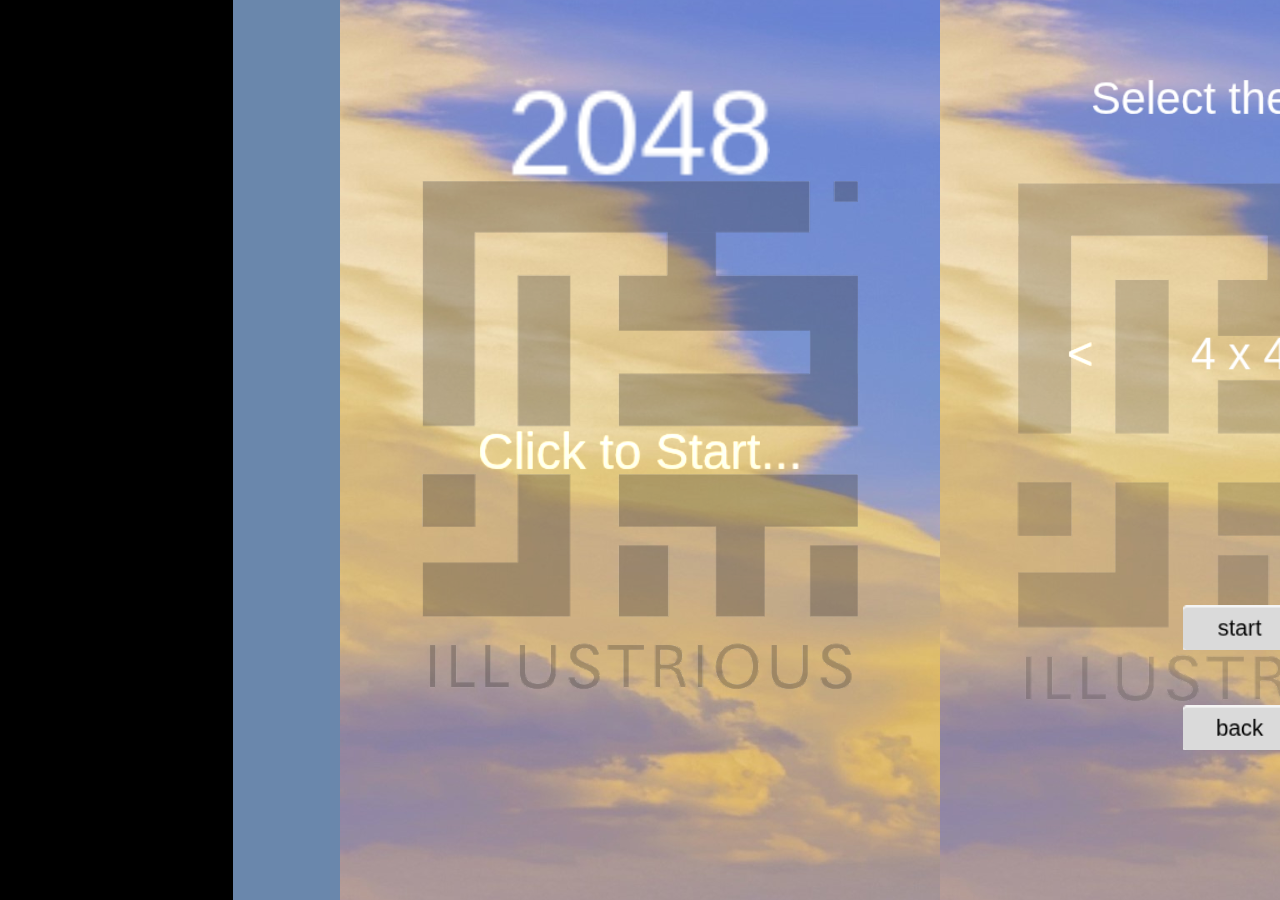
<file: 2048/index.html>
<!DOCTYPE html>
<html>
<head>
  <meta charset="utf-8">

  <title>Cocos Creator | 2048</title>

  <!--http://www.html5rocks.com/en/mobile/mobifying/-->
  <meta name="viewport"
        content="width=device-width,user-scalable=no,initial-scale=1, minimum-scale=1,maximum-scale=1"/>

  <!--https://developer.apple.com/library/safari/documentation/AppleApplications/Reference/SafariHTMLRef/Articles/MetaTags.html-->
  <meta name="apple-mobile-web-app-capable" content="yes">
  <meta name="apple-mobile-web-app-status-bar-style" content="black-translucent">
  <meta name="format-detection" content="telephone=no">

  <!-- force webkit on 360 -->
  <meta name="renderer" content="webkit"/>
  <meta name="force-rendering" content="webkit"/>
  <!-- force edge on IE -->
  <meta http-equiv="X-UA-Compatible" content="IE=edge,chrome=1"/>
  <meta name="msapplication-tap-highlight" content="no">

  <!-- force full screen on some browser -->
  <meta name="full-screen" content="yes"/>
  <meta name="x5-fullscreen" content="true"/>
  <meta name="360-fullscreen" content="true"/>
  
  <!-- force screen orientation on some browser -->
  <meta name="screen-orientation" content="portrait"/>
  <meta name="x5-orientation" content="portrait">

  <!--fix fireball/issues/3568 -->
  <!--<meta name="browsermode" content="application">-->
  <meta name="x5-page-mode" content="app">

  <!--<link rel="apple-touch-icon" href=".png" />-->
  <!--<link rel="apple-touch-icon-precomposed" href=".png" />-->

  <link rel="stylesheet" type="text/css" href="style-mobile.css"/>
  <link rel="icon" href="favicon.ico"/>
</head>
<body>
  <canvas id="GameCanvas" oncontextmenu="event.preventDefault()" tabindex="0"></canvas>
  <div id="splash">
    <div class="progress-bar stripes">
      <span style="width: 0%"></span>
    </div>
  </div>

<script src="src/settings.js" charset="utf-8"></script>

<script src="main.js" charset="utf-8"></script>

<script type="text/javascript">
(function () {
    // open web debugger console
    if (typeof VConsole !== 'undefined') {
        window.vConsole = new VConsole();
    }

    var debug = window._CCSettings.debug;
    var splash = document.getElementById('splash');
    splash.style.display = 'block';

    function loadScript (moduleName, cb) {
      function scriptLoaded () {
          document.body.removeChild(domScript);
          domScript.removeEventListener('load', scriptLoaded, false);
          cb && cb();
      };
      var domScript = document.createElement('script');
      domScript.async = true;
      domScript.src = moduleName;
      domScript.addEventListener('load', scriptLoaded, false);
      document.body.appendChild(domScript);
    }

    loadScript(debug ? 'cocos2d-js.js' : 'cocos2d-js-min.js', function () {
      if (CC_PHYSICS_BUILTIN || CC_PHYSICS_CANNON) {
        loadScript(debug ? 'physics.js' : 'physics-min.js', window.boot);
      }
      else {
        window.boot();
      }
    });
})();
</script>
</body>
</html>
</file>
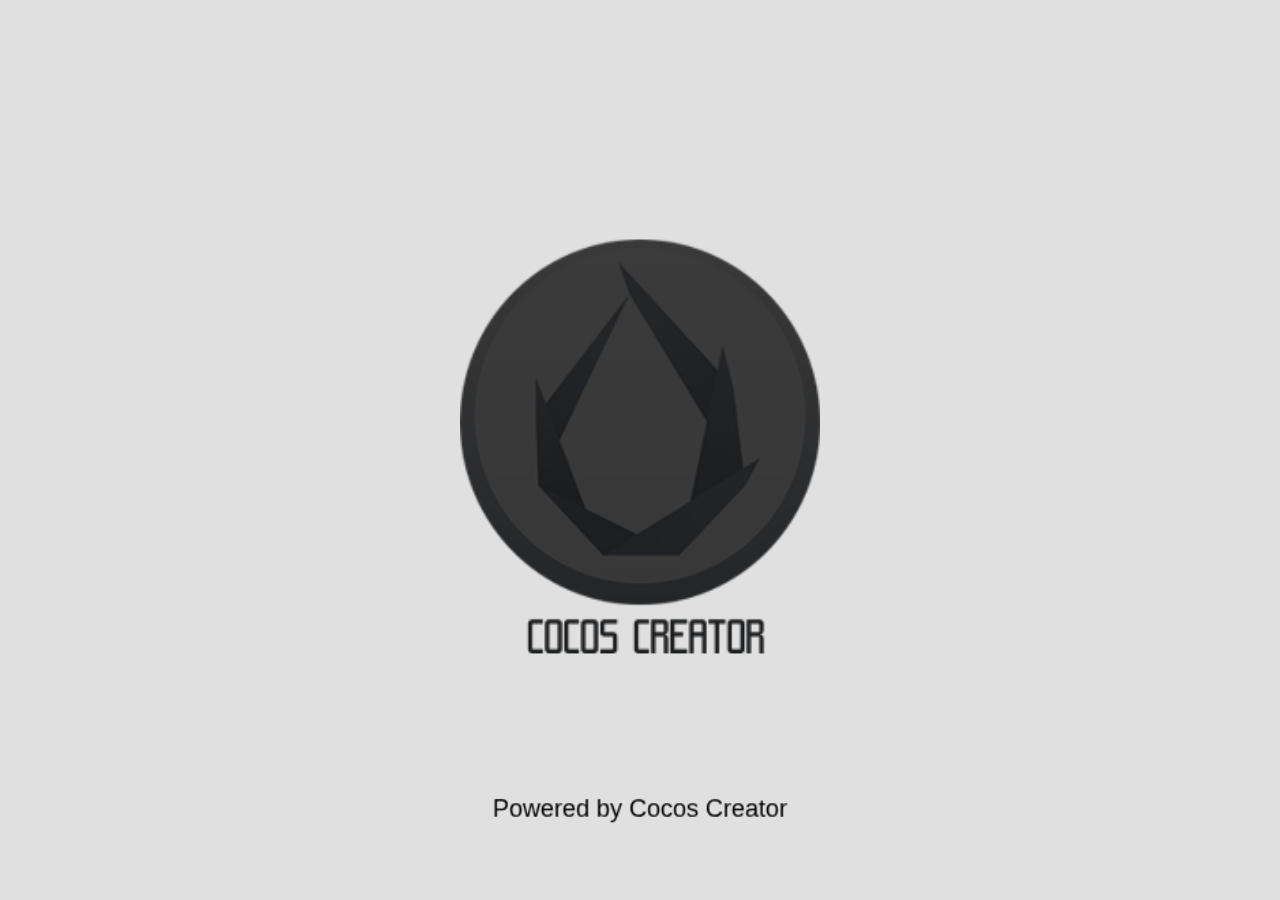
<file: jump-ball-3d/index.html>
<!DOCTYPE html>
<html>
<head>
  <meta charset="utf-8">

  <title>Cocos Creator | jump ball</title>

  <!--http://www.html5rocks.com/en/mobile/mobifying/-->
  <meta name="viewport"
        content="width=device-width,user-scalable=no,initial-scale=1, minimum-scale=1,maximum-scale=1"/>

  <!--https://developer.apple.com/library/safari/documentation/AppleApplications/Reference/SafariHTMLRef/Articles/MetaTags.html-->
  <meta name="apple-mobile-web-app-capable" content="yes">
  <meta name="apple-mobile-web-app-status-bar-style" content="black-translucent">
  <meta name="format-detection" content="telephone=no">

  <!-- force webkit on 360 -->
  <meta name="renderer" content="webkit"/>
  <meta name="force-rendering" content="webkit"/>
  <!-- force edge on IE -->
  <meta http-equiv="X-UA-Compatible" content="IE=edge,chrome=1"/>
  <meta name="msapplication-tap-highlight" content="no">

  <!-- force full screen on some browser -->
  <meta name="full-screen" content="yes"/>
  <meta name="x5-fullscreen" content="true"/>
  <meta name="360-fullscreen" content="true"/>
  
  <!-- force screen orientation on some browser -->
  <meta name="screen-orientation" content="auto"/>
  <meta name="x5-orientation" content="auto">

  <!--fix fireball/issues/3568 -->
  <!--<meta name="browsermode" content="application">-->
  <meta name="x5-page-mode" content="app">

  <!--<link rel="apple-touch-icon" href=".png" />-->
  <!--<link rel="apple-touch-icon-precomposed" href=".png" />-->

  <link rel="stylesheet" type="text/css" href="style.css"/>

</head>
<body>
  <canvas id="GameCanvas" oncontextmenu="event.preventDefault()" tabindex="0"></canvas>
  
<!-- Polyfills bundle. -->
<script src="src/polyfills.bundle.js" charset="utf-8"> </script>

<!-- SystemJS support. -->
<script src="src/system.bundle.js" charset="utf-8"> </script>

<!-- Import map -->
<script src="src/import-map.json" type="systemjs-importmap" charset="utf-8"> </script>

<script>
    System.import('./index.ba627.js').catch(function(err) { console.error(err); })
</script>

</body>
</html>
</file>
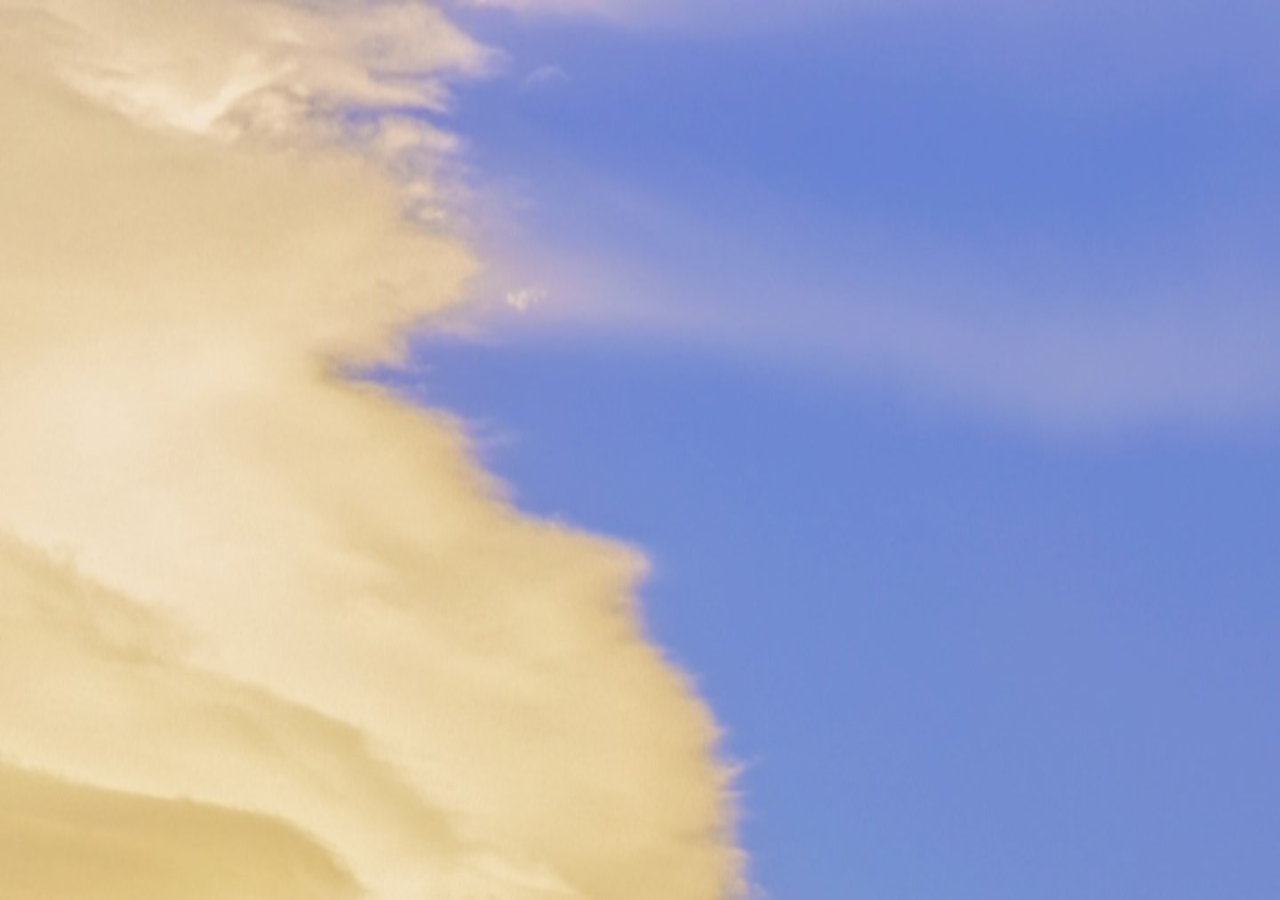
<file: jump/index.html>
<!DOCTYPE HTML>
<html>

<head>
    <meta charset="utf-8">
    <title>Egret</title>
    <meta name="viewport" content="width=device-width,initial-scale=1, minimum-scale=1, maximum-scale=1, user-scalable=no" />
    <meta name="apple-mobile-web-app-capable" content="yes" />
    <meta name="full-screen" content="true" />
    <meta name="screen-orientation" content="portrait" />
    <meta name="x5-fullscreen" content="true" />
    <meta name="360-fullscreen" content="true" />
    <style>
        html, body {
            -ms-touch-action: none;
            background: #888888;
            padding: 0;
            border: 0;
            margin: 0;
            height: 100%;
        }
    </style>
</head>

<body>
    <div style="margin: auto;width: 100%;height: 100%;" class="egret-player"
         data-entry-class="Main"
         data-orientation="auto"
         data-scale-mode="fixedWidth"
         data-frame-rate="30"
         data-content-width="640"
         data-content-height="1136"
         data-show-paint-rect="false"
         data-multi-fingered="2"
         data-show-fps="false" data-show-log="false"
         data-show-fps-style="x:0,y:0,size:12,textColor:0xffffff,bgAlpha:0.9">
    </div>
<script>
    var loadScript = function (list, callback) {
        var loaded = 0;
        var loadNext = function () {
            loadSingleScript(list[loaded], function () {
                loaded++;
                if (loaded >= list.length) {
                    callback();
                }
                else {
                    loadNext();
                }
            })
        };
        loadNext();
    };

    var loadSingleScript = function (src, callback) {
        var s = document.createElement('script');
        s.async = false;
        s.src = src;
        s.addEventListener('load', function () {
            s.parentNode.removeChild(s);
            s.removeEventListener('load', arguments.callee, false);
            callback();
        }, false);
        document.body.appendChild(s);
    };

    var xhr = new XMLHttpRequest();
    xhr.open('GET', './manifest.json?v=' + Math.random(), true);
    xhr.addEventListener("load", function () {
        var manifest = JSON.parse(xhr.response);
        var list = manifest.initial.concat(manifest.game);
        loadScript(list, function () {
            /**
             * {
             * "renderMode":, //Engine rendering mode, "canvas" or "webgl"
             * "audioType": 0 //Use the audio type, 0: default, 2: web audio, 3: audio
             * "antialias": //Whether the anti-aliasing is enabled in WebGL mode, true: on, false: off, defaults to false
             * "calculateCanvasScaleFactor": //a function return canvas scale factor
             * }
             **/
            egret.runEgret({ renderMode: "webgl", audioType: 0, calculateCanvasScaleFactor:function(context) {
                var backingStore = context.backingStorePixelRatio ||
                    context.webkitBackingStorePixelRatio ||
                    context.mozBackingStorePixelRatio ||
                    context.msBackingStorePixelRatio ||
                    context.oBackingStorePixelRatio ||
                    context.backingStorePixelRatio || 1;
                return (window.devicePixelRatio || 1) / backingStore;
            }});
        });
    });
    xhr.send(null);
</script>
</body>

</html>
</file>
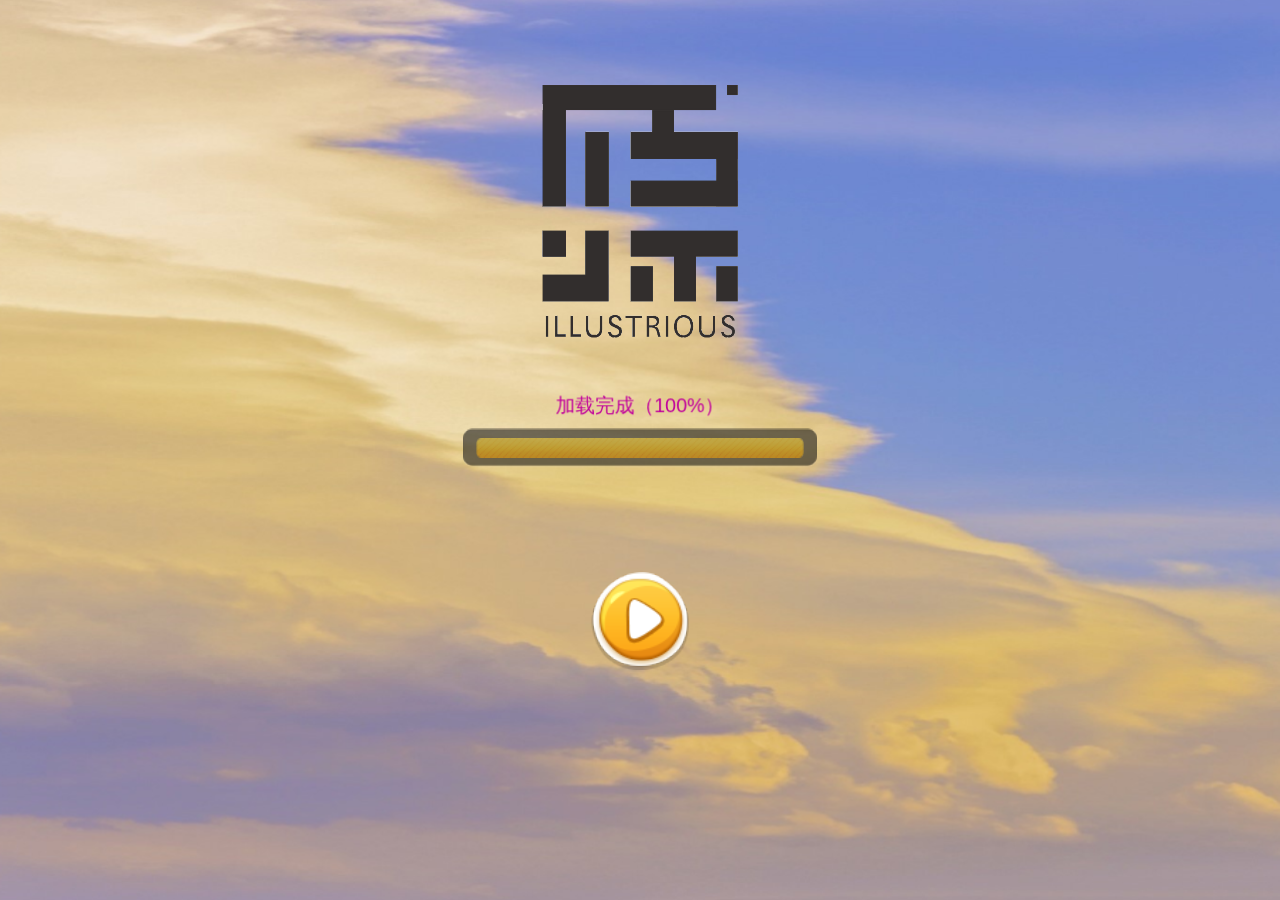
<file: pinball/index.html>
<!DOCTYPE html>
<html>
<head>
  <meta charset="utf-8">

  <title>Cocos Creator | Pinball</title>

  <!--http://www.html5rocks.com/en/mobile/mobifying/-->
  <meta name="viewport"
        content="width=device-width,user-scalable=no,initial-scale=1, minimum-scale=1,maximum-scale=1"/>

  <!--https://developer.apple.com/library/safari/documentation/AppleApplications/Reference/SafariHTMLRef/Articles/MetaTags.html-->
  <meta name="apple-mobile-web-app-capable" content="yes">
  <meta name="apple-mobile-web-app-status-bar-style" content="black-translucent">
  <meta name="format-detection" content="telephone=no">

  <!-- force webkit on 360 -->
  <meta name="renderer" content="webkit"/>
  <meta name="force-rendering" content="webkit"/>
  <!-- force edge on IE -->
  <meta http-equiv="X-UA-Compatible" content="IE=edge,chrome=1"/>
  <meta name="msapplication-tap-highlight" content="no">

  <!-- force full screen on some browser -->
  <meta name="full-screen" content="yes"/>
  <meta name="x5-fullscreen" content="true"/>
  <meta name="360-fullscreen" content="true"/>
  
  <!-- force screen orientation on some browser -->
  <meta name="screen-orientation" content="portrait"/>
  <meta name="x5-orientation" content="portrait">

  <!--fix fireball/issues/3568 -->
  <!--<meta name="browsermode" content="application">-->
  <meta name="x5-page-mode" content="app">

  <!--<link rel="apple-touch-icon" href=".png" />-->
  <!--<link rel="apple-touch-icon-precomposed" href=".png" />-->

  <link rel="stylesheet" type="text/css" href="style-mobile.css"/>
  <link rel="icon" href="favicon.ico"/>
</head>
<body>
  <canvas id="GameCanvas" oncontextmenu="event.preventDefault()" tabindex="0"></canvas>
  <div id="splash">
    <div class="progress-bar stripes">
      <span style="width: 0%"></span>
    </div>
  </div>

<script src="src/settings.js" charset="utf-8"></script>

<script src="main.js" charset="utf-8"></script>

<script type="text/javascript">
(function () {
    // open web debugger console
    if (typeof VConsole !== 'undefined') {
        window.vConsole = new VConsole();
    }

    var debug = window._CCSettings.debug;
    var splash = document.getElementById('splash');
    splash.style.display = 'block';

    function loadScript (moduleName, cb) {
      function scriptLoaded () {
          document.body.removeChild(domScript);
          domScript.removeEventListener('load', scriptLoaded, false);
          cb && cb();
      };
      var domScript = document.createElement('script');
      domScript.async = true;
      domScript.src = moduleName;
      domScript.addEventListener('load', scriptLoaded, false);
      document.body.appendChild(domScript);
    }

    loadScript(debug ? 'cocos2d-js.js' : 'cocos2d-js-min.js', function () {
      if (CC_PHYSICS_BUILTIN || CC_PHYSICS_CANNON) {
        loadScript(debug ? 'physics.js' : 'physics-min.js', window.boot);
      }
      else {
        window.boot();
      }
    });
})();
</script>
</body>
</html>
</file>
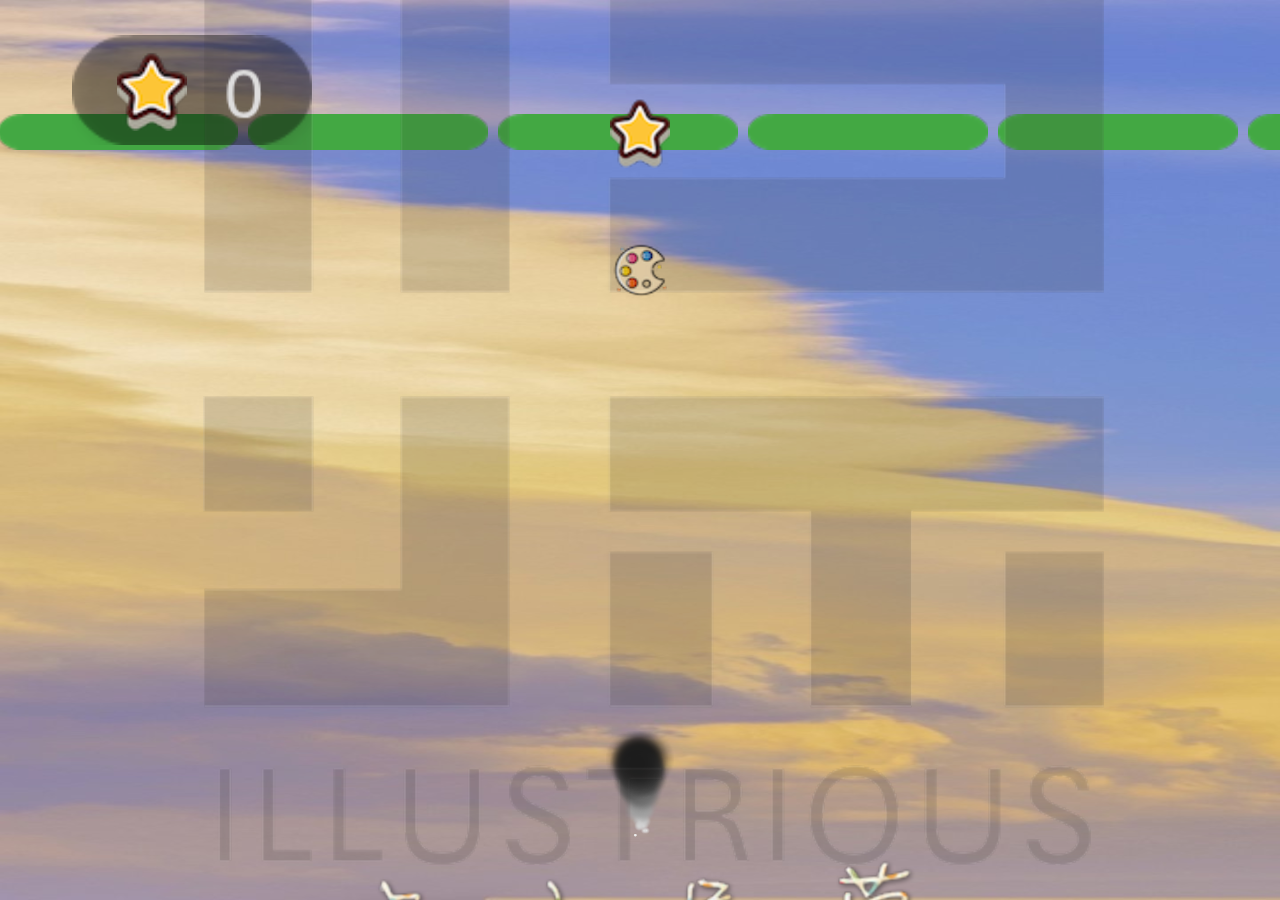
<file: upupup/index.html>
<!DOCTYPE html>
<html>
<head>
  <meta charset="utf-8">

  <title>Cocos Creator | UpUpUp</title>

  <!--http://www.html5rocks.com/en/mobile/mobifying/-->
  <meta name="viewport"
        content="width=device-width,user-scalable=no,initial-scale=1, minimum-scale=1,maximum-scale=1"/>

  <!--https://developer.apple.com/library/safari/documentation/AppleApplications/Reference/SafariHTMLRef/Articles/MetaTags.html-->
  <meta name="apple-mobile-web-app-capable" content="yes">
  <meta name="apple-mobile-web-app-status-bar-style" content="black-translucent">
  <meta name="format-detection" content="telephone=no">

  <!-- force webkit on 360 -->
  <meta name="renderer" content="webkit"/>
  <meta name="force-rendering" content="webkit"/>
  <!-- force edge on IE -->
  <meta http-equiv="X-UA-Compatible" content="IE=edge,chrome=1"/>
  <meta name="msapplication-tap-highlight" content="no">

  <!-- force full screen on some browser -->
  <meta name="full-screen" content="yes"/>
  <meta name="x5-fullscreen" content="true"/>
  <meta name="360-fullscreen" content="true"/>
  
  <!-- force screen orientation on some browser -->
  <meta name="screen-orientation" content="portrait"/>
  <meta name="x5-orientation" content="portrait">

  <!--fix fireball/issues/3568 -->
  <!--<meta name="browsermode" content="application">-->
  <meta name="x5-page-mode" content="app">

  <!--<link rel="apple-touch-icon" href=".png" />-->
  <!--<link rel="apple-touch-icon-precomposed" href=".png" />-->

  <link rel="stylesheet" type="text/css" href="style-mobile.css"/>
  <link rel="icon" href="favicon.ico"/>
</head>
<body>
  <canvas id="GameCanvas" oncontextmenu="event.preventDefault()" tabindex="0"></canvas>
  <div id="splash">
    <div class="progress-bar stripes">
      <span style="width: 0%"></span>
    </div>
  </div>

<script src="src/settings.js" charset="utf-8"></script>

<script src="main.js" charset="utf-8"></script>

<script type="text/javascript">
(function () {
    // open web debugger console
    if (typeof VConsole !== 'undefined') {
        window.vConsole = new VConsole();
    }

    var debug = window._CCSettings.debug;
    var splash = document.getElementById('splash');
    splash.style.display = 'block';

    function loadScript (moduleName, cb) {
      function scriptLoaded () {
          document.body.removeChild(domScript);
          domScript.removeEventListener('load', scriptLoaded, false);
          cb && cb();
      };
      var domScript = document.createElement('script');
      domScript.async = true;
      domScript.src = moduleName;
      domScript.addEventListener('load', scriptLoaded, false);
      document.body.appendChild(domScript);
    }

    loadScript(debug ? 'cocos2d-js.js' : 'cocos2d-js-min.js', function () {
      if (CC_PHYSICS_BUILTIN || CC_PHYSICS_CANNON) {
        loadScript(debug ? 'physics.js' : 'physics-min.js', window.boot);
      }
      else {
        window.boot();
      }
    });
})();
</script>
</body>
</html>
</file>
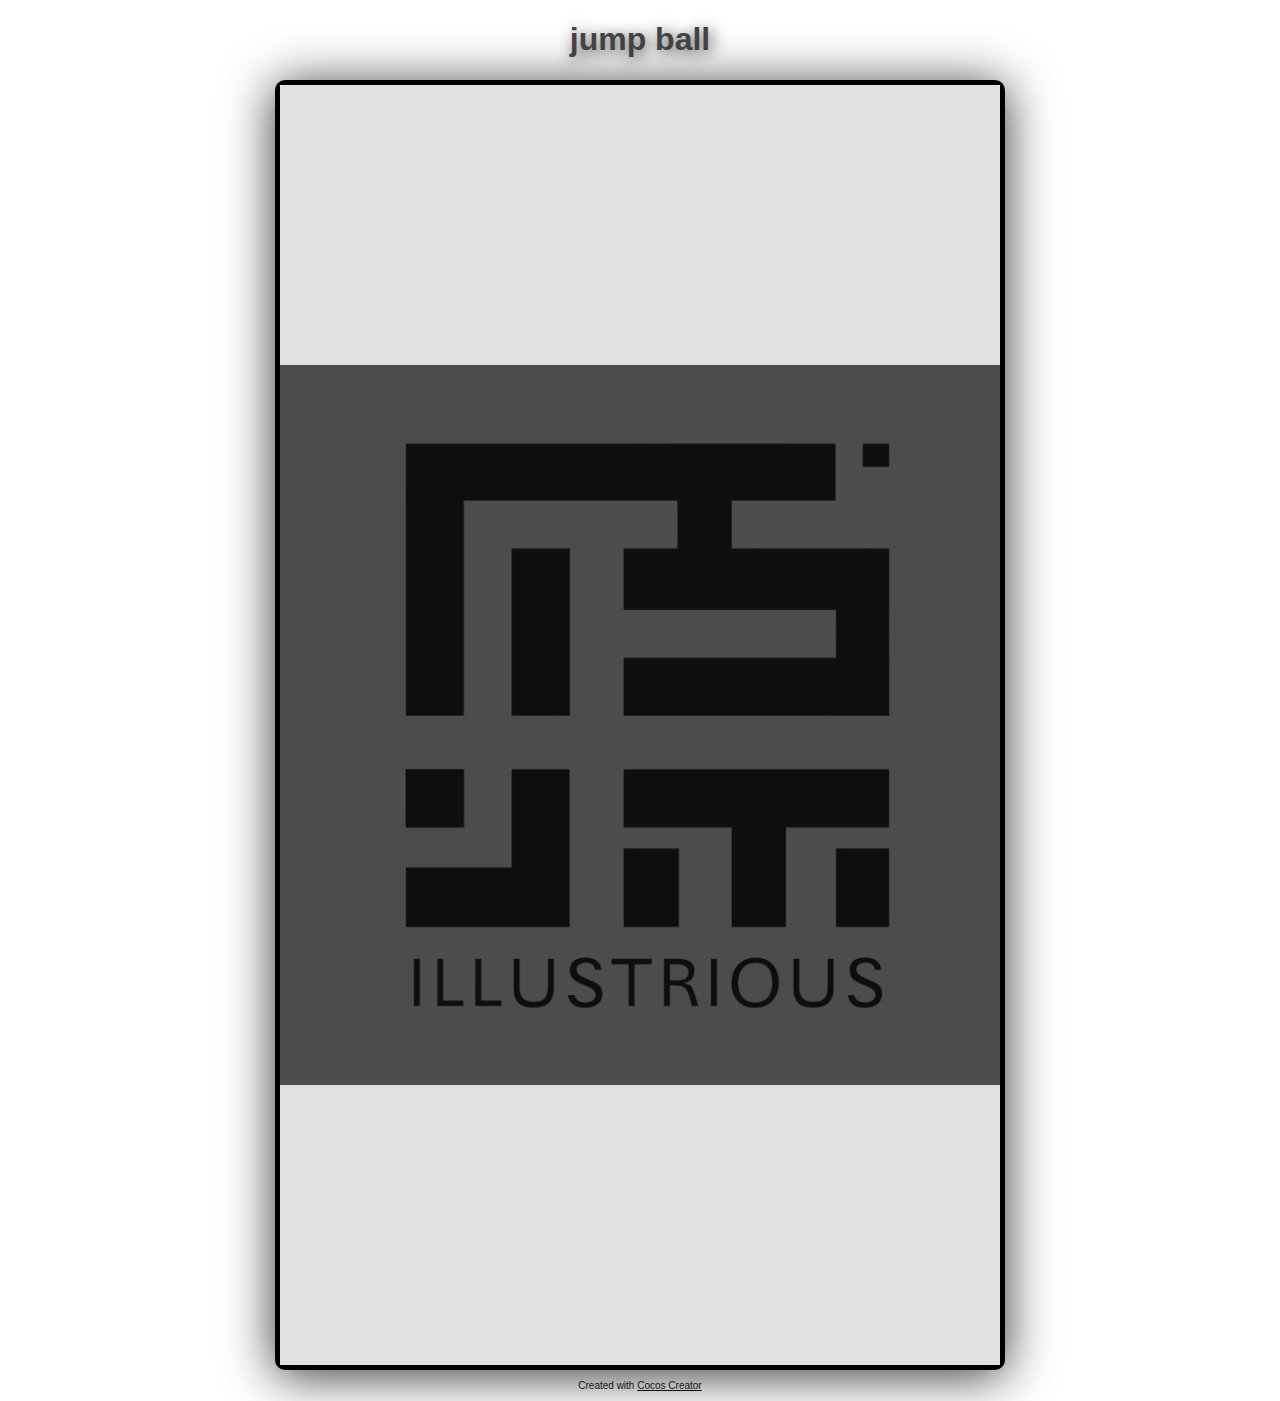
<file: web-desktop-001/index.html>
<!DOCTYPE html>
<html>
  <head>
    <meta charset="utf-8">

    <title>Cocos Creator | jump ball</title>

    <meta name="viewport" content="width=device-width,user-scalable=no,initial-scale=1, minimum-scale=1,maximum-scale=1"/>
    <meta name="apple-mobile-web-app-capable" content="yes"/>
    <meta name="full-screen" content="yes"/>
    <meta name="screen-orientation" content="portrait"/>
    <meta name="x5-fullscreen" content="true"/>
    <meta name="360-fullscreen" content="true"/>
    
    <meta name="renderer" content="webkit"/>
    <meta name="force-rendering" content="webkit"/>
    <meta http-equiv="X-UA-Compatible" content="IE=edge,chrome=1"/>
    
    <link rel="stylesheet" type="text/css" href="style.css"/>
    <link rel="icon" href="favicon.ico"/>
  </head>
  <body>
    <h1 class="header">jump ball</h1>

    <div id="GameDiv" style="width:720px; height: 1280px;">
        <canvas id="GameCanvas" width="720" height="1280"></canvas>
    </div>
    <p class="footer">
      Created with <a href="https://www.cocos.com/products" title="Cocos Creator">Cocos Creator</a>
    </p>
    <!-- Polyfills bundle. -->
<script src="src/polyfills.bundle.js" charset="utf-8"> </script>

<!-- SystemJS support. -->
<script src="src/system.bundle.js" charset="utf-8"> </script>

<!-- Import map -->
<script src="src/import-map.json" type="systemjs-importmap" charset="utf-8"> </script>

<script>
    System.import('./index.js').catch(function(err) { console.error(err); })
</script>
  </body>
</html>
</file>
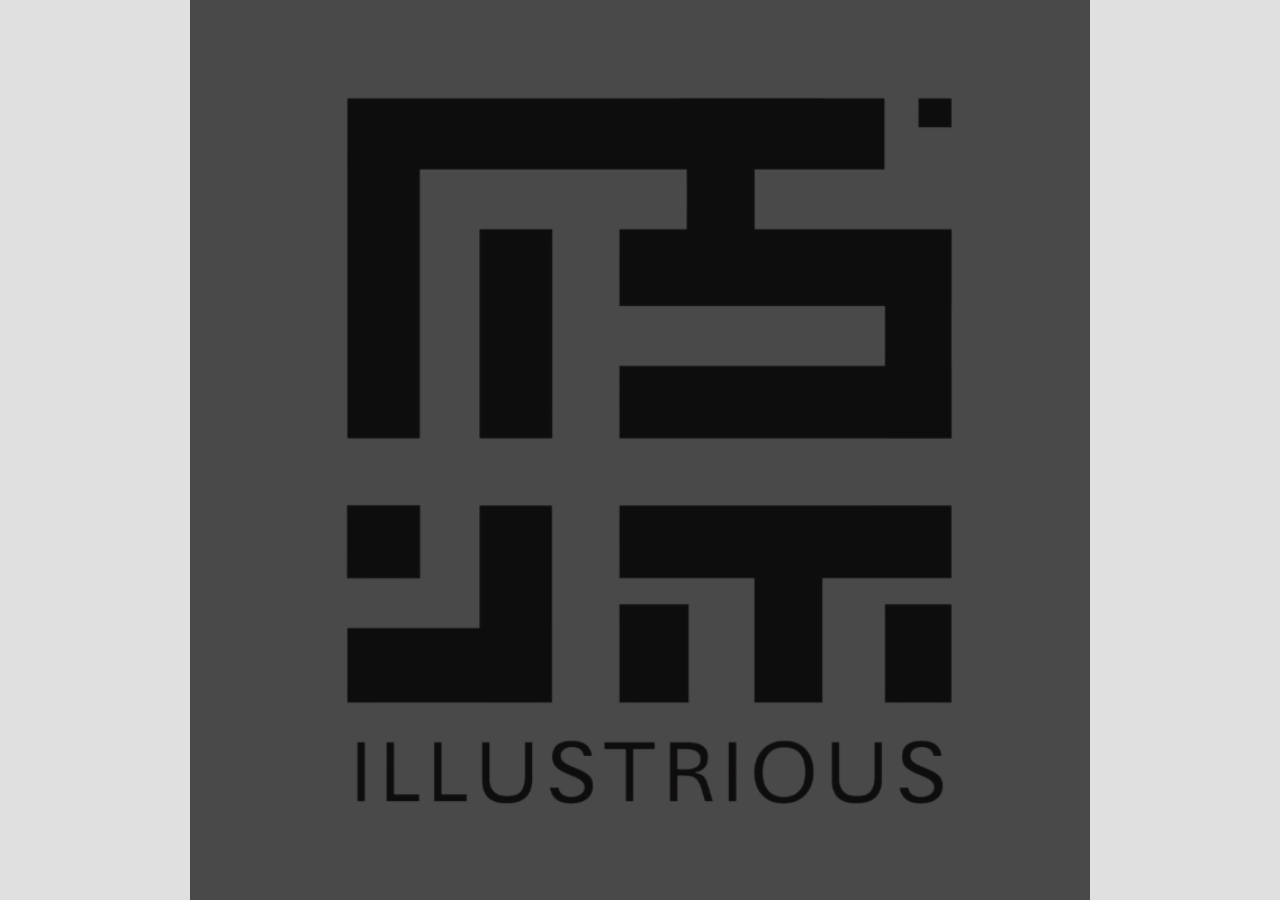
<file: web-mobile-001/index.html>
<!DOCTYPE html>
<html>
<head>
  <meta charset="utf-8">

  <title>Cocos Creator | jump ball</title>

  <!--http://www.html5rocks.com/en/mobile/mobifying/-->
  <meta name="viewport"
        content="width=device-width,user-scalable=no,initial-scale=1, minimum-scale=1,maximum-scale=1"/>

  <!--https://developer.apple.com/library/safari/documentation/AppleApplications/Reference/SafariHTMLRef/Articles/MetaTags.html-->
  <meta name="apple-mobile-web-app-capable" content="yes">
  <meta name="apple-mobile-web-app-status-bar-style" content="black-translucent">
  <meta name="format-detection" content="telephone=no">

  <!-- force webkit on 360 -->
  <meta name="renderer" content="webkit"/>
  <meta name="force-rendering" content="webkit"/>
  <!-- force edge on IE -->
  <meta http-equiv="X-UA-Compatible" content="IE=edge,chrome=1"/>
  <meta name="msapplication-tap-highlight" content="no">

  <!-- force full screen on some browser -->
  <meta name="full-screen" content="yes"/>
  <meta name="x5-fullscreen" content="true"/>
  <meta name="360-fullscreen" content="true"/>
  
  <!-- force screen orientation on some browser -->
  <meta name="screen-orientation" content="portrait"/>
  <meta name="x5-orientation" content="portrait">

  <!--fix fireball/issues/3568 -->
  <!--<meta name="browsermode" content="application">-->
  <meta name="x5-page-mode" content="app">

  <!--<link rel="apple-touch-icon" href=".png" />-->
  <!--<link rel="apple-touch-icon-precomposed" href=".png" />-->

  <link rel="stylesheet" type="text/css" href="style.css"/>

</head>
<body>
  <canvas id="GameCanvas" oncontextmenu="event.preventDefault()" tabindex="0"></canvas>
  
<!-- Polyfills bundle. -->
<script src="src/polyfills.bundle.js" charset="utf-8"> </script>

<!-- SystemJS support. -->
<script src="src/system.bundle.js" charset="utf-8"> </script>

<!-- Import map -->
<script src="src/import-map.json" type="systemjs-importmap" charset="utf-8"> </script>

<script>
    System.import('./index.037ee.js').catch(function(err) { console.error(err); })
</script>

</body>
</html>
</file>
<file: 2048/style-mobile.css>
html {
  -ms-touch-action: none;
}

body, canvas, div {
  display: block;
  outline: none;
  -webkit-tap-highlight-color: rgba(0, 0, 0, 0);

  user-select: none;
  -moz-user-select: none;
  -webkit-user-select: none;
  -ms-user-select: none;
  -khtml-user-select: none;
  -webkit-tap-highlight-color: rgba(0, 0, 0, 0);
}

/* Remove spin of input type number */
input::-webkit-outer-spin-button,
input::-webkit-inner-spin-button {
  /* display: none; <- Crashes Chrome on hover */
  -webkit-appearance: none;
  margin: 0; /* <-- Apparently some margin are still there even though it's hidden */
}

body {
  position: absolute;
  top: 0;
  left: 0;
  width: 100%;
  height: 100%;
  padding: 0;
  border: 0;
  margin: 0;

  cursor: default;
  color: #888;
  background-color: #333;

  text-align: center;
  font-family: Helvetica, Verdana, Arial, sans-serif;

  display: flex;
  flex-direction: column;
  
  /* fix bug: https://github.com/cocos-creator/2d-tasks/issues/791 */
  /* overflow cannot be applied in Cocos2dGameContainer, 
  otherwise child elements will be hidden when Cocos2dGameContainer rotated 90 deg */
  overflow: hidden;
}

#Cocos2dGameContainer {
  position: absolute;
  margin: 0;
  left: 0px;
  top: 0px;

  display: -webkit-box;
  -webkit-box-orient: horizontal;
  -webkit-box-align: center;
  -webkit-box-pack: center;
}

canvas {
  background-color: rgba(0, 0, 0, 0);
}

a:link, a:visited {
  color: #666;
}

a:active, a:hover {
  color: #666;
}

p.header {
  font-size: small;
}

p.footer {
  font-size: x-small;
}

#splash {
  position: absolute;
  top: 0;
  left: 0;
  width: 100%;
  height: 100%;
  background: #171717 url(./splash.png) no-repeat center;
  background-size: 45%;
}

.progress-bar {
    position: absolute;
    left: 27.5%;
    top: 80%;
    height: 3px;
    padding: 2px;
    width: 45%;
    border-radius: 7px;
    box-shadow: 0 1px 5px #000 inset, 0 1px 0 #444;           
}

.progress-bar span {
    display: block;
    height: 100%;
    border-radius: 3px;
    transition: width .4s ease-in-out;
    background-color: #3dc5de;
}

.stripes span {
    background-size: 30px 30px;
    background-image: linear-gradient(135deg, rgba(255, 255, 255, .15) 25%, transparent 25%,
                        transparent 50%, rgba(255, 255, 255, .15) 50%, rgba(255, 255, 255, .15) 75%,
                        transparent 75%, transparent);            
    
    animation: animate-stripes 1s linear infinite;             
}

@keyframes animate-stripes {
    0% {background-position: 0 0;} 100% {background-position: 60px 0;}
}
</file>
<file: jump-ball-3d/style.css>
html {
  -ms-touch-action: none;
}

body, canvas, div {
  display: block;
  outline: none;
  -webkit-tap-highlight-color: rgba(0, 0, 0, 0);

  user-select: none;
  -moz-user-select: none;
  -webkit-user-select: none;
  -ms-user-select: none;
  -khtml-user-select: none;
  -webkit-tap-highlight-color: rgba(0, 0, 0, 0);
}

/* Remove spin of input type number */
input::-webkit-outer-spin-button,
input::-webkit-inner-spin-button {
    /* display: none; <- Crashes Chrome on hover */
    -webkit-appearance: none;
    margin: 0; /* <-- Apparently some margin are still there even though it's hidden */
}

body {
  position: absolute;
  top: 0;
  left: 0;
  width: 100%;
  height: 100%;
  padding: 0;
  border: 0;
  margin: 0;

  cursor: default;
  color: #888;
  background-color: #333;

  text-align: center;
  font-family: Helvetica, Verdana, Arial, sans-serif;

  display: flex;
  flex-direction: column;
}

#Cocos2dGameContainer {
  position: absolute;
  margin: 0;
  overflow: hidden;
  left: 0px;
  top: 0px;

  display: -webkit-box;
  -webkit-box-orient: horizontal;
  -webkit-box-align: center;
  -webkit-box-pack: center;
}

canvas {
  background-color: rgba(0, 0, 0, 0);
}

a:link, a:visited {
  color: #666;
}

a:active, a:hover {
  color: #666;
}

p.header {
  font-size: small;
}

p.footer {
  font-size: x-small;
}

.progress-bar {
    background-color: #1a1a1a;
    position: absolute;
    left: 25%;
    top: 80%;
    height: 14px;
    padding: 5px;
    width: 50%;
    /*margin: 0 -175px;         */
    border-radius: 5px;
    box-shadow: 0 1px 5px #000 inset, 0 1px 0 #444;           
}

.progress-bar span {
    display: block;
    height: 100%;
    border-radius: 3px;
    box-shadow: 0 1px 0 rgba(255, 255, 255, .5) inset;
    transition: width .4s ease-in-out; 
    background-color: #34c2e3;    
}

.stripes span {
    background-size: 30px 30px;
    background-image: linear-gradient(135deg, rgba(255, 255, 255, .15) 25%, transparent 25%,
                        transparent 50%, rgba(255, 255, 255, .15) 50%, rgba(255, 255, 255, .15) 75%,
                        transparent 75%, transparent);            
    
    animation: animate-stripes 1s linear infinite;             
}

@keyframes animate-stripes {
    0% {background-position: 0 0;} 100% {background-position: 60px 0;}
}
</file>
<file: pinball/style-mobile.css>
html {
  -ms-touch-action: none;
}

body, canvas, div {
  display: block;
  outline: none;
  -webkit-tap-highlight-color: rgba(0, 0, 0, 0);

  user-select: none;
  -moz-user-select: none;
  -webkit-user-select: none;
  -ms-user-select: none;
  -khtml-user-select: none;
  -webkit-tap-highlight-color: rgba(0, 0, 0, 0);
}

/* Remove spin of input type number */
input::-webkit-outer-spin-button,
input::-webkit-inner-spin-button {
  /* display: none; <- Crashes Chrome on hover */
  -webkit-appearance: none;
  margin: 0; /* <-- Apparently some margin are still there even though it's hidden */
}

body {
  position: absolute;
  top: 0;
  left: 0;
  width: 100%;
  height: 100%;
  padding: 0;
  border: 0;
  margin: 0;

  cursor: default;
  color: #888;
  background-color: #333;

  text-align: center;
  font-family: Helvetica, Verdana, Arial, sans-serif;

  display: flex;
  flex-direction: column;
  
  /* fix bug: https://github.com/cocos-creator/2d-tasks/issues/791 */
  /* overflow cannot be applied in Cocos2dGameContainer, 
  otherwise child elements will be hidden when Cocos2dGameContainer rotated 90 deg */
  overflow: hidden;
}

#Cocos2dGameContainer {
  position: absolute;
  margin: 0;
  left: 0px;
  top: 0px;

  display: -webkit-box;
  -webkit-box-orient: horizontal;
  -webkit-box-align: center;
  -webkit-box-pack: center;
}

canvas {
  background-color: rgba(0, 0, 0, 0);
}

a:link, a:visited {
  color: #666;
}

a:active, a:hover {
  color: #666;
}

p.header {
  font-size: small;
}

p.footer {
  font-size: x-small;
}

#splash {
  position: absolute;
  top: 0;
  left: 0;
  width: 100%;
  height: 100%;
  background: #171717 url(./splash.png) no-repeat center;
  background-size: 45%;
}

.progress-bar {
    position: absolute;
    left: 27.5%;
    top: 80%;
    height: 3px;
    padding: 2px;
    width: 45%;
    border-radius: 7px;
    box-shadow: 0 1px 5px #000 inset, 0 1px 0 #444;           
}

.progress-bar span {
    display: block;
    height: 100%;
    border-radius: 3px;
    transition: width .4s ease-in-out;
    background-color: #3dc5de;
}

.stripes span {
    background-size: 30px 30px;
    background-image: linear-gradient(135deg, rgba(255, 255, 255, .15) 25%, transparent 25%,
                        transparent 50%, rgba(255, 255, 255, .15) 50%, rgba(255, 255, 255, .15) 75%,
                        transparent 75%, transparent);            
    
    animation: animate-stripes 1s linear infinite;             
}

@keyframes animate-stripes {
    0% {background-position: 0 0;} 100% {background-position: 60px 0;}
}
</file>
<file: upupup/style-mobile.css>
html {
  -ms-touch-action: none;
}

body, canvas, div {
  display: block;
  outline: none;
  -webkit-tap-highlight-color: rgba(0, 0, 0, 0);

  user-select: none;
  -moz-user-select: none;
  -webkit-user-select: none;
  -ms-user-select: none;
  -khtml-user-select: none;
  -webkit-tap-highlight-color: rgba(0, 0, 0, 0);
}

/* Remove spin of input type number */
input::-webkit-outer-spin-button,
input::-webkit-inner-spin-button {
  /* display: none; <- Crashes Chrome on hover */
  -webkit-appearance: none;
  margin: 0; /* <-- Apparently some margin are still there even though it's hidden */
}

body {
  position: absolute;
  top: 0;
  left: 0;
  width: 100%;
  height: 100%;
  padding: 0;
  border: 0;
  margin: 0;

  cursor: default;
  color: #888;
  background-color: #333;

  text-align: center;
  font-family: Helvetica, Verdana, Arial, sans-serif;

  display: flex;
  flex-direction: column;
  
  /* fix bug: https://github.com/cocos-creator/2d-tasks/issues/791 */
  /* overflow cannot be applied in Cocos2dGameContainer, 
  otherwise child elements will be hidden when Cocos2dGameContainer rotated 90 deg */
  overflow: hidden;
}

#Cocos2dGameContainer {
  position: absolute;
  margin: 0;
  left: 0px;
  top: 0px;

  display: -webkit-box;
  -webkit-box-orient: horizontal;
  -webkit-box-align: center;
  -webkit-box-pack: center;
}

canvas {
  background-color: rgba(0, 0, 0, 0);
}

a:link, a:visited {
  color: #666;
}

a:active, a:hover {
  color: #666;
}

p.header {
  font-size: small;
}

p.footer {
  font-size: x-small;
}

#splash {
  position: absolute;
  top: 0;
  left: 0;
  width: 100%;
  height: 100%;
  background: #171717 url(./splash.png) no-repeat center;
  background-size: 45%;
}

.progress-bar {
    position: absolute;
    left: 27.5%;
    top: 80%;
    height: 3px;
    padding: 2px;
    width: 45%;
    border-radius: 7px;
    box-shadow: 0 1px 5px #000 inset, 0 1px 0 #444;           
}

.progress-bar span {
    display: block;
    height: 100%;
    border-radius: 3px;
    transition: width .4s ease-in-out;
    background-color: #3dc5de;
}

.stripes span {
    background-size: 30px 30px;
    background-image: linear-gradient(135deg, rgba(255, 255, 255, .15) 25%, transparent 25%,
                        transparent 50%, rgba(255, 255, 255, .15) 50%, rgba(255, 255, 255, .15) 75%,
                        transparent 75%, transparent);            
    
    animation: animate-stripes 1s linear infinite;             
}

@keyframes animate-stripes {
    0% {background-position: 0 0;} 100% {background-position: 60px 0;}
}
</file>
<file: web-desktop-001/style.css>
body {
  cursor: default;
  padding: 0;
  border: 0;
  margin: 0;

  text-align: center;
  background-color: white;
  font-family: Helvetica, Verdana, Arial, sans-serif;
}

body, canvas, div {
  outline: none;
  -moz-user-select: none;
  -webkit-user-select: none;
  -ms-user-select: none;
  -khtml-user-select: none;
  -webkit-tap-highlight-color: rgba(0, 0, 0, 0);
}

/* Remove spin of input type number */
input::-webkit-outer-spin-button,
input::-webkit-inner-spin-button {
    /* display: none; <- Crashes Chrome on hover */
  -webkit-appearance: none;
  margin: 0; /* <-- Apparently some margin are still there even though it's hidden */
}

#Cocos2dGameContainer {
  position: absolute;
  margin: 0;
  overflow: hidden;
  left: 0px;
  top: 0px;
}

canvas {
  background-color: rgba(0, 0, 0, 0);
}

a:link, a:visited {
  color: #000;
}

a:active, a:hover {
  color: #666;
}

p.header {
  font-size: small;
}

p.footer {
  font-size: x-small;
}

.progress-bar {
    background-color: #1a1a1a;
    position: absolute;
    left: 10%;
    top: 80%;
    height: 14px;
    padding: 5px;
    width: 80%;
    border-radius: 5px;
    box-shadow: 0 1px 5px #000 inset, 0 1px 0 #444;           
}

.progress-bar span {
    display: block;
    height: 100%;
    border-radius: 3px;
    box-shadow: 0 1px 0 rgba(255, 255, 255, .5) inset;
    transition: width .4s ease-in-out; 
    background-color: #34c2e3;    
}

.stripes span {
    background-size: 30px 30px;
    background-image: linear-gradient(135deg, rgba(255, 255, 255, .15) 25%, transparent 25%,
                        transparent 50%, rgba(255, 255, 255, .15) 50%, rgba(255, 255, 255, .15) 75%,
                        transparent 75%, transparent);            
    
    animation: animate-stripes 1s linear infinite;             
}

@keyframes animate-stripes {
    0% {background-position: 0 0;} 100% {background-position: 60px 0;}
}

h1 {
    color: #444;
    text-shadow: 3px 3px 15px;
}

#GameDiv {
    width: 800px;
    height: 450px;
    margin: 0 auto;
    background: black;
    position:relative;
    border:5px solid black;
    border-radius: 10px;
    box-shadow: 0 5px 50px #333
}
</file>
<file: web-mobile-001/style.css>
html {
  -ms-touch-action: none;
}

body, canvas, div {
  display: block;
  outline: none;
  -webkit-tap-highlight-color: rgba(0, 0, 0, 0);

  user-select: none;
  -moz-user-select: none;
  -webkit-user-select: none;
  -ms-user-select: none;
  -khtml-user-select: none;
  -webkit-tap-highlight-color: rgba(0, 0, 0, 0);
}

/* Remove spin of input type number */
input::-webkit-outer-spin-button,
input::-webkit-inner-spin-button {
    /* display: none; <- Crashes Chrome on hover */
    -webkit-appearance: none;
    margin: 0; /* <-- Apparently some margin are still there even though it's hidden */
}

body {
  position: absolute;
  top: 0;
  left: 0;
  width: 100%;
  height: 100%;
  padding: 0;
  border: 0;
  margin: 0;

  cursor: default;
  color: #888;
  background-color: #333;

  text-align: center;
  font-family: Helvetica, Verdana, Arial, sans-serif;

  display: flex;
  flex-direction: column;
}

#Cocos2dGameContainer {
  position: absolute;
  margin: 0;
  overflow: hidden;
  left: 0px;
  top: 0px;

  display: -webkit-box;
  -webkit-box-orient: horizontal;
  -webkit-box-align: center;
  -webkit-box-pack: center;
}

canvas {
  background-color: rgba(0, 0, 0, 0);
}

a:link, a:visited {
  color: #666;
}

a:active, a:hover {
  color: #666;
}

p.header {
  font-size: small;
}

p.footer {
  font-size: x-small;
}

.progress-bar {
    background-color: #1a1a1a;
    position: absolute;
    left: 25%;
    top: 80%;
    height: 14px;
    padding: 5px;
    width: 50%;
    /*margin: 0 -175px;         */
    border-radius: 5px;
    box-shadow: 0 1px 5px #000 inset, 0 1px 0 #444;           
}

.progress-bar span {
    display: block;
    height: 100%;
    border-radius: 3px;
    box-shadow: 0 1px 0 rgba(255, 255, 255, .5) inset;
    transition: width .4s ease-in-out; 
    background-color: #34c2e3;    
}

.stripes span {
    background-size: 30px 30px;
    background-image: linear-gradient(135deg, rgba(255, 255, 255, .15) 25%, transparent 25%,
                        transparent 50%, rgba(255, 255, 255, .15) 50%, rgba(255, 255, 255, .15) 75%,
                        transparent 75%, transparent);            
    
    animation: animate-stripes 1s linear infinite;             
}

@keyframes animate-stripes {
    0% {background-position: 0 0;} 100% {background-position: 60px 0;}
}
</file>
